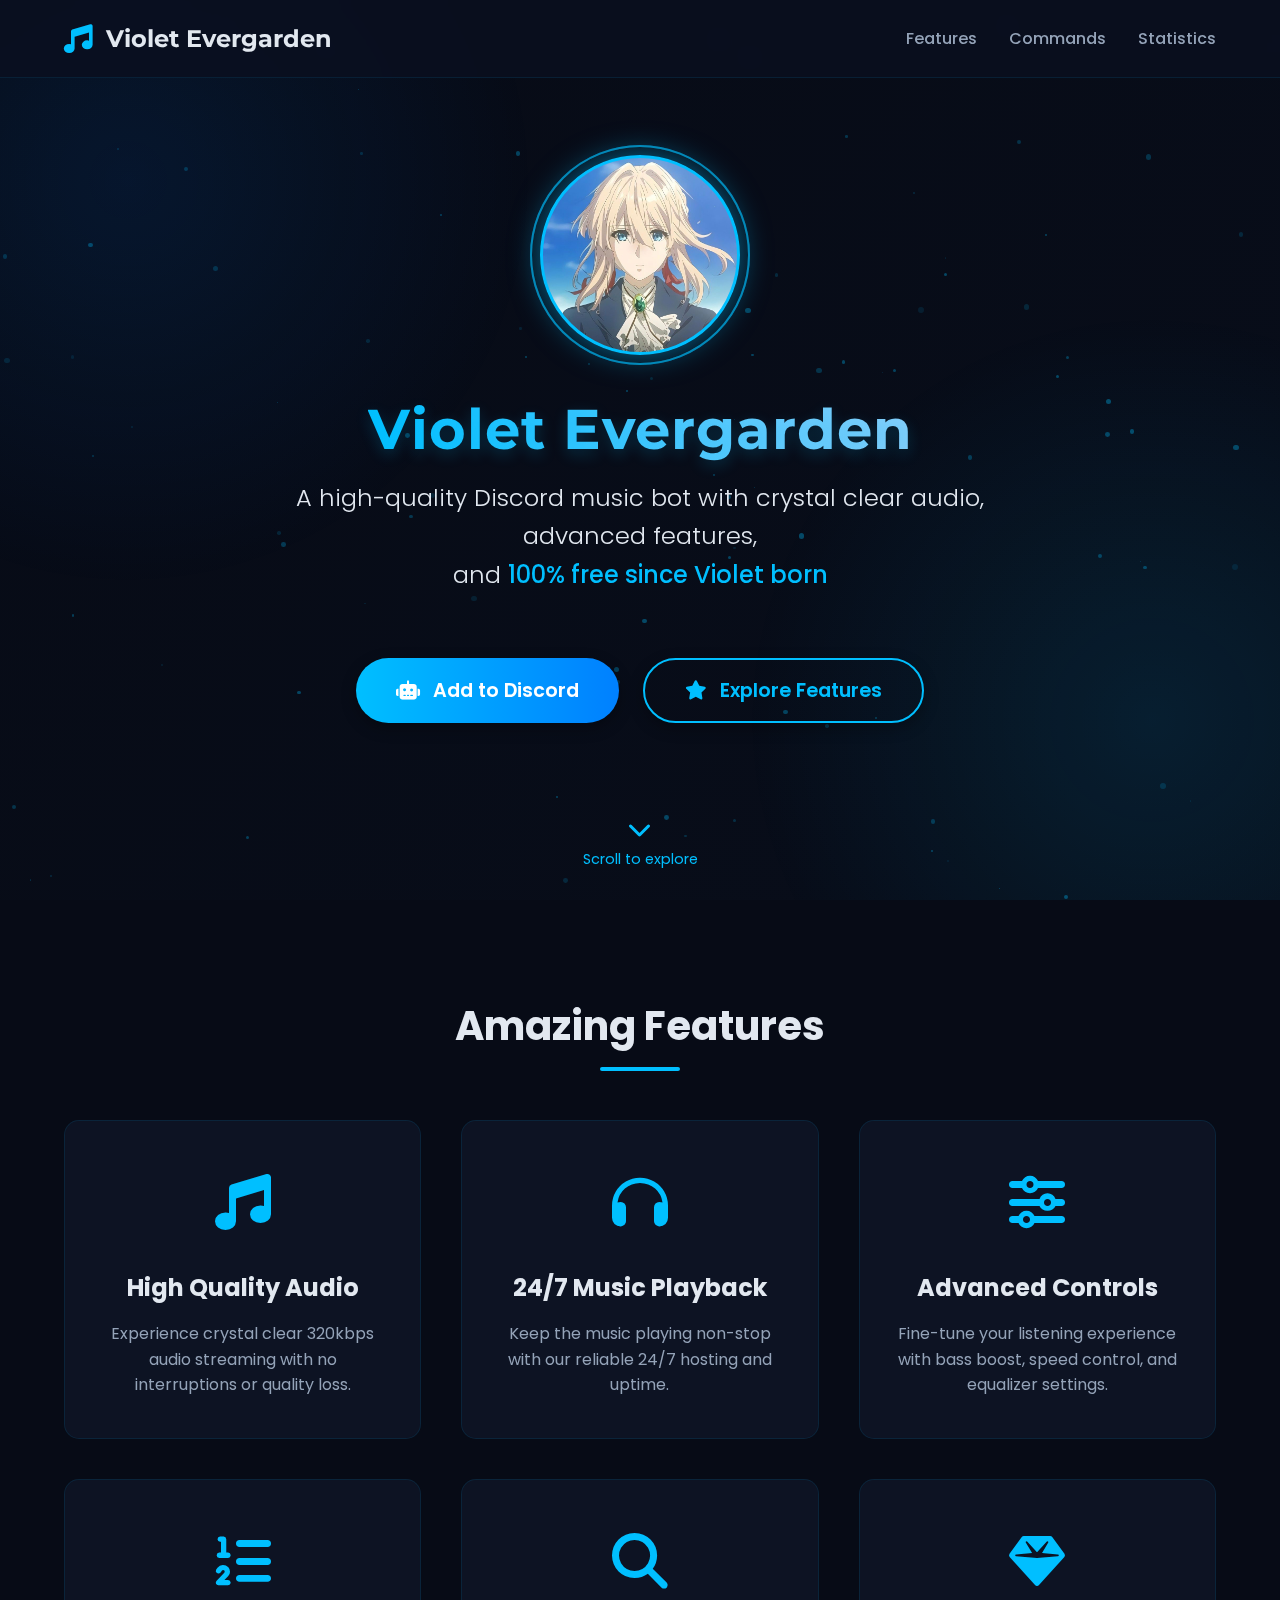
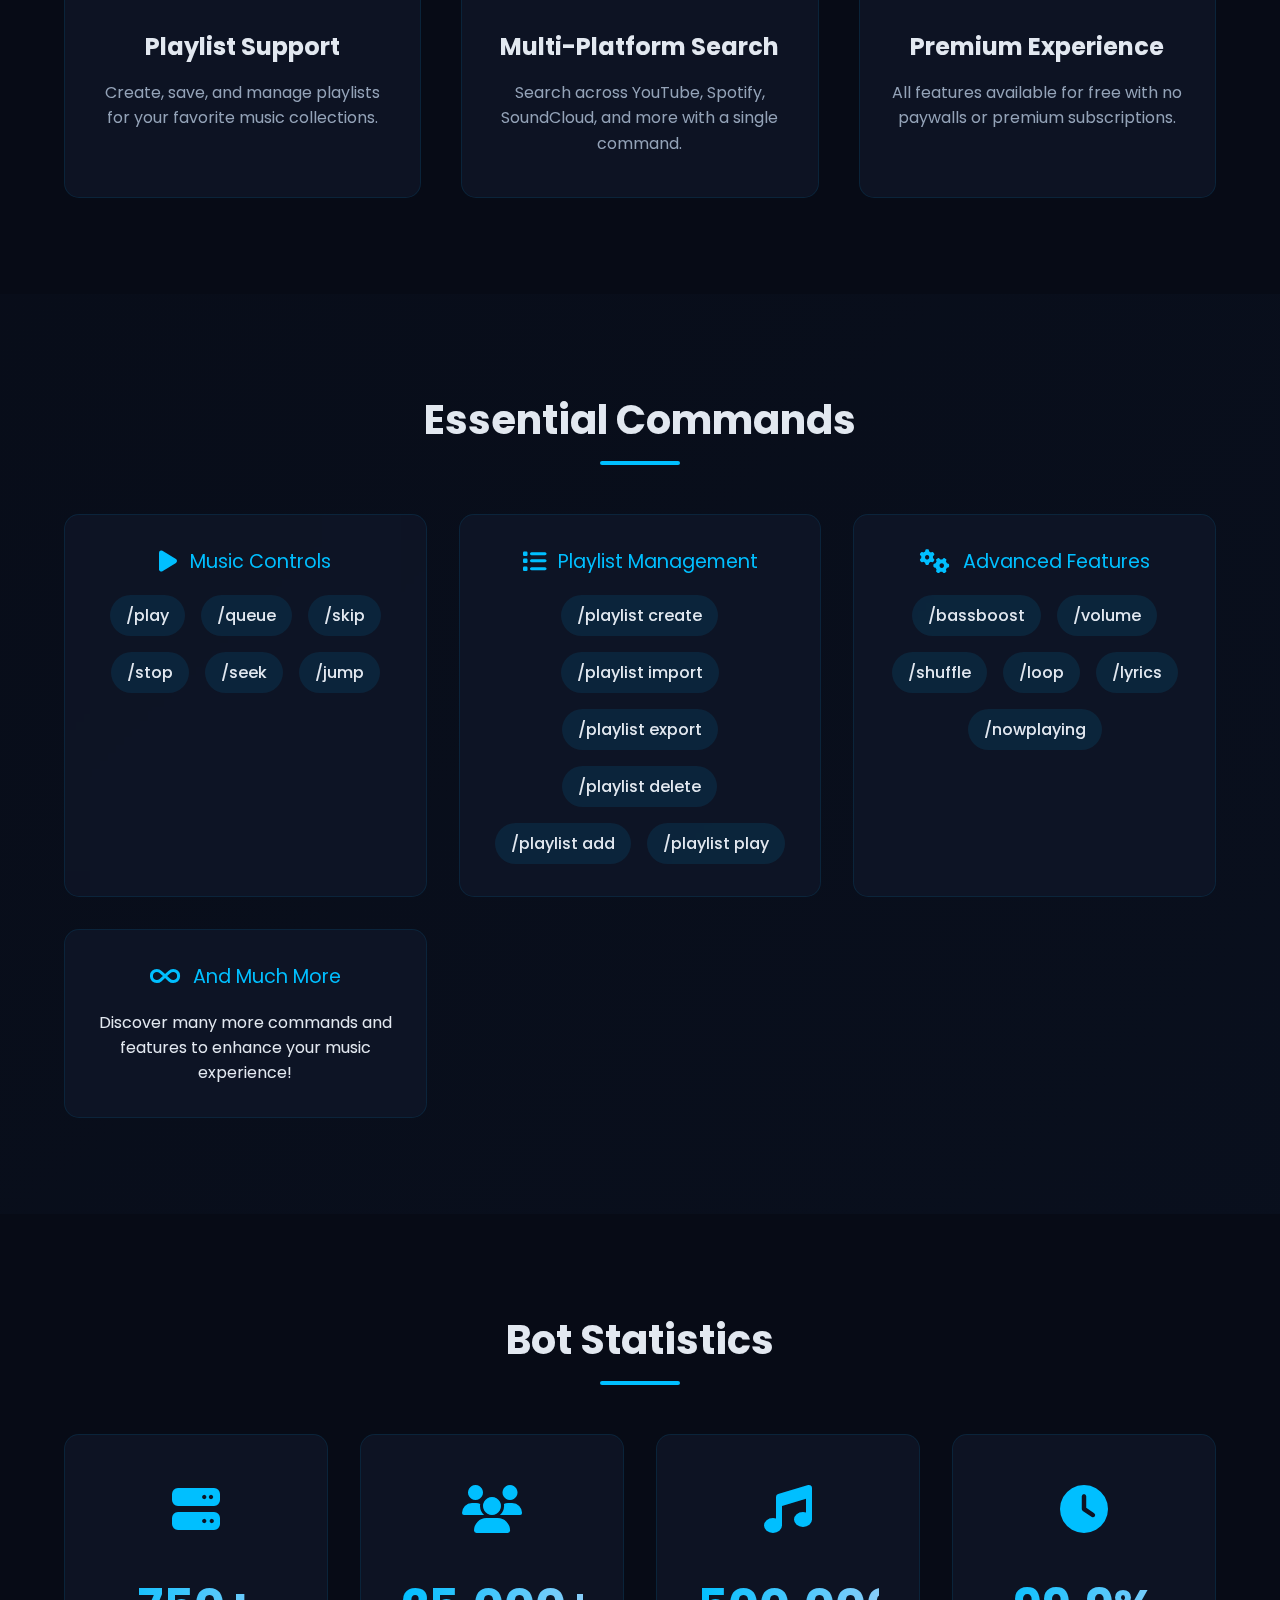
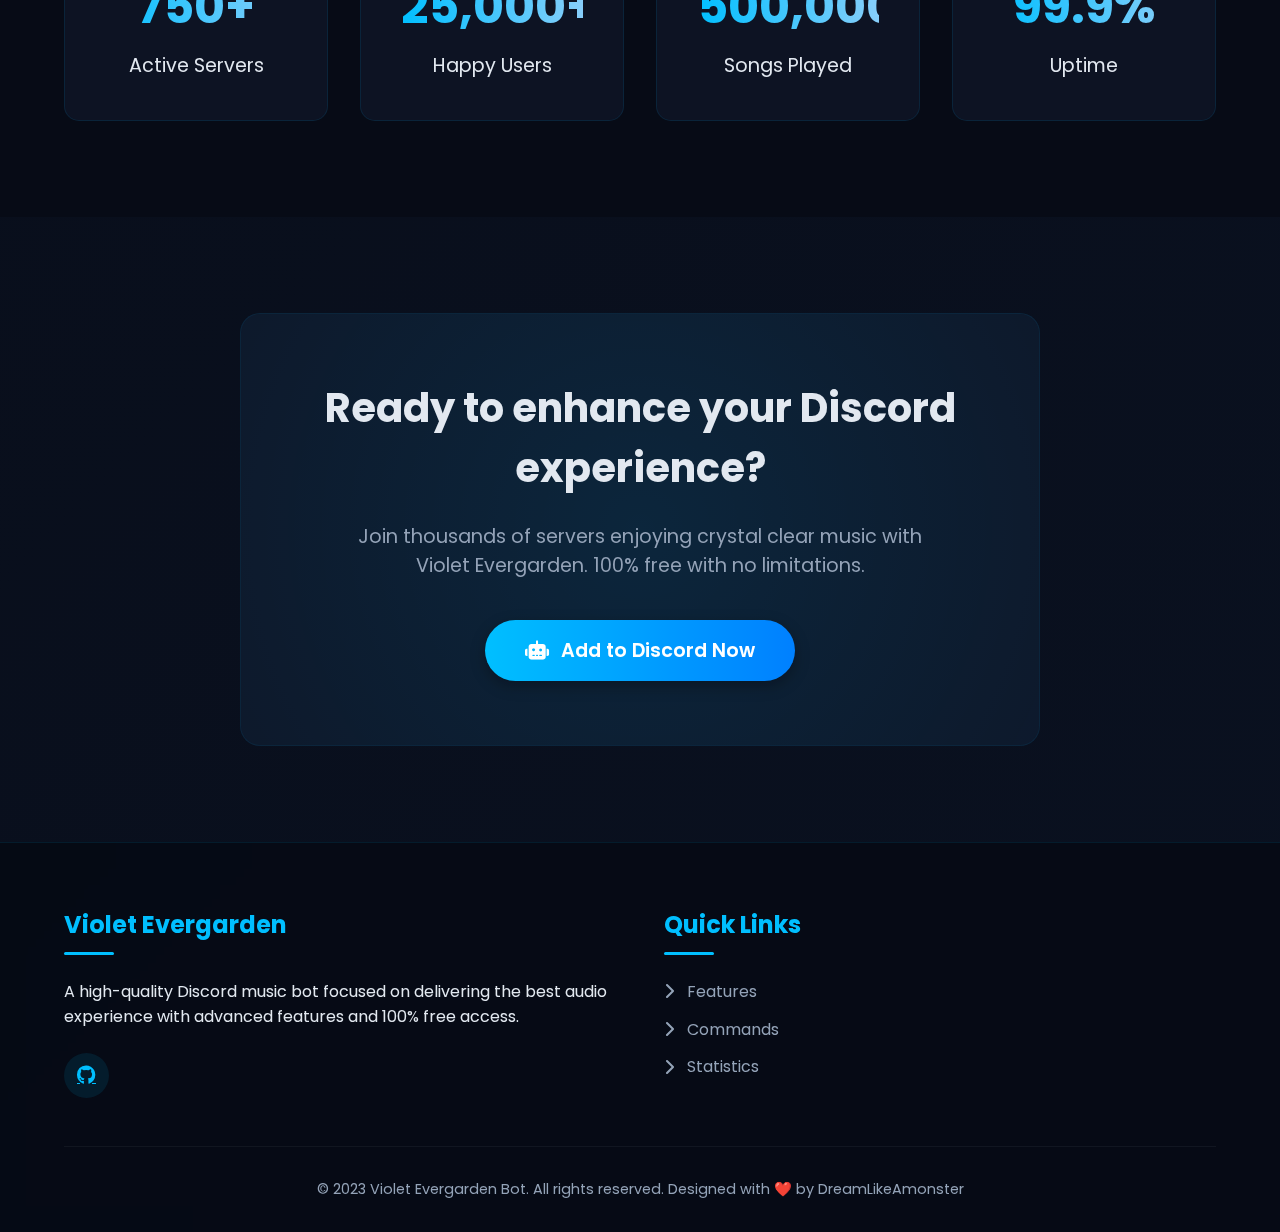
<file: index.html>
<!DOCTYPE html>
<html lang="en">
<head>
    <meta charset="UTF-8">
    <meta name="viewport" content="width=device-width, initial-scale=1.0">
    <title>Violet Evergarden - Discord Music Bot</title>
    <link rel="stylesheet" href="https://cdnjs.cloudflare.com/ajax/libs/font-awesome/6.4.0/css/all.min.css">
    <link href="https://fonts.googleapis.com/css2?family=Poppins:wght@300;400;500;600;700&family=Montserrat:wght@700;800&display=swap" rel="stylesheet">
    <style>
        :root {
            --sky-blue: #00BFFF;
            --deep-blue: #0080FF;
            --light-blue: #87CEFA;
            --dark-blue: #0a1120;
            --darker-blue: #070b16;
            --pink-accent: #FF015B;
            --card-bg: rgba(15, 23, 42, 0.7);
            --text-light: #e2e8f0;
            --text-muted: #94a3b8;
        }
        
        * {
            margin: 0;
            padding: 0;
            box-sizing: border-box;
        }
        
        body {
            font-family: 'Poppins', sans-serif;
            background: linear-gradient(135deg, var(--darker-blue), var(--dark-blue));
            color: var(--text-light);
            min-height: 100vh;
            overflow-x: hidden;
            position: relative;
            scroll-behavior: smooth;
        }
        
        body::before {
            content: '';
            position: fixed;
            top: 0;
            left: 0;
            width: 100%;
            height: 100%;
            background: radial-gradient(circle at 10% 20%, rgba(0, 123, 255, 0.1) 0%, rgba(0, 0, 0, 0) 30%),
                        radial-gradient(circle at 90% 80%, rgba(0, 191, 255, 0.1) 0%, rgba(0, 0, 0, 0) 30%);
            z-index: -2;
        }
        
        .particles {
            position: fixed;
            top: 0;
            left: 0;
            width: 100%;
            height: 100%;
            z-index: -1;
        }
        
        .particle {
            position: absolute;
            background: rgba(0, 191, 255, 0.5);
            border-radius: 50%;
            opacity: 0.7;
        }
        
        nav {
            position: fixed;
            top: 0;
            width: 100%;
            padding: 1.5rem 5%;
            display: flex;
            justify-content: space-between;
            align-items: center;
            z-index: 100;
            background: rgba(10, 15, 31, 0.8);
            backdrop-filter: blur(10px);
            border-bottom: 1px solid rgba(0, 191, 255, 0.1);
        }
        
        .logo {
            display: flex;
            align-items: center;
            gap: 0.8rem;
            font-family: 'Montserrat', sans-serif;
            font-weight: 700;
            font-size: 1.5rem;
            color: var(--text-light);
            text-decoration: none;
        }
        
        .logo i {
            color: var(--sky-blue);
            font-size: 1.8rem;
        }
        
        .nav-links {
            display: flex;
            gap: 2rem;
            align-items: center;
        }
        
        .nav-links a {
            color: var(--text-muted);
            text-decoration: none;
            font-weight: 500;
            transition: all 0.3s ease;
            position: relative;
        }
        
        .nav-links a:hover {
            color: var(--sky-blue);
        }
        
        .nav-links a::after {
            content: '';
            position: absolute;
            bottom: -5px;
            left: 0;
            width: 0;
            height: 2px;
            background: var(--sky-blue);
            transition: width 0.3s ease;
        }
        
        .nav-links a:hover::after {
            width: 100%;
        }
        
        .hero {
            min-height: 100vh;
            display: flex;
            flex-direction: column;
            justify-content: center;
            align-items: center;
            padding: 0 5%;
            text-align: center;
            position: relative;
            overflow: hidden;
        }
        
        .avatar-container {
            position: relative;
            width: 220px;
            height: 220px;
            margin: 0 auto 30px;
            display: flex;
            justify-content: center;
            align-items: center;
        }
        
        .bigavatar {
            width: 200px;
            height: 200px;
            border-radius: 50%;
            border: 3px solid var(--sky-blue);
            box-shadow: 0 0 30px rgba(0, 191, 255, 0.5);
            transition: all 0.3s ease;
            position: relative;
            z-index: 2;
            object-fit: cover;
            background: linear-gradient(135deg, var(--sky-blue), var(--deep-blue));
        }
        
        .bigavatar:hover {
            transform: scale(1.05);
            box-shadow: 0 0 40px rgba(0, 191, 255, 0.8);
        }
        
        .pulse-circle {
            position: absolute;
            width: 100%;
            height: 100%;
            border-radius: 50%;
            border: 2px solid rgba(0, 191, 255, 0.3);
            animation: pulse 3s infinite;
            z-index: 1;
        }
        
        .pulse-circle:nth-child(2) {
            animation-delay: 0.5s;
        }
        
        .pulse-circle:nth-child(3) {
            animation-delay: 1s;
        }
        
        @keyframes pulse {
            0% {
                transform: scale(1);
                opacity: 0.6;
            }
            50% {
                transform: scale(1.1);
                opacity: 0.3;
            }
            100% {
                transform: scale(1);
                opacity: 0.6;
            }
        }
        
        .title {
            font-size: 3.5rem;
            font-weight: 700;
            background: linear-gradient(90deg, var(--sky-blue), var(--light-blue));
            -webkit-background-clip: text;
            -webkit-text-fill-color: transparent;
            background-clip: text;
            margin-bottom: 1rem;
            font-family: 'Montserrat', sans-serif;
            letter-spacing: 1px;
            text-shadow: 0 5px 15px rgba(0, 191, 255, 0.2);
        }
        
        .undertitle {
            font-size: 1.5rem;
            color: var(--text-light);
            max-width: 700px;
            margin: 0 auto 2rem;
            line-height: 1.6;
            font-weight: 300;
        }
        
        .highlight {
            color: var(--sky-blue);
            font-weight: 500;
        }
        
        .buttons {
            display: flex;
            gap: 1.5rem;
            margin: 2rem 0;
            flex-wrap: wrap;
            justify-content: center;
        }
        
        .btn {
            padding: 1rem 2.5rem;
            font-size: 1.2rem;
            font-weight: 600;
            border-radius: 50px;
            text-decoration: none;
            transition: all 0.3s ease;
            display: inline-flex;
            align-items: center;
            gap: 0.8rem;
            box-shadow: 0 5px 15px rgba(0, 0, 0, 0.3);
            z-index: 2;
        }
        
        .btn-primary {
            background: linear-gradient(90deg, var(--sky-blue), var(--deep-blue));
            color: white;
        }
        
        .btn-secondary {
            background: transparent;
            border: 2px solid var(--sky-blue);
            color: var(--sky-blue);
        }
        
        .btn:hover {
            transform: translateY(-5px);
            box-shadow: 0 10px 25px rgba(0, 191, 255, 0.4);
        }
        
        .btn-primary:hover {
            background: linear-gradient(90deg, var(--deep-blue), var(--sky-blue));
        }
        
        .btn-secondary:hover {
            background: rgba(0, 191, 255, 0.1);
        }
        
        .features {
            padding: 6rem 5%;
            background: var(--darker-blue);
        }
        
        .section-title {
            text-align: center;
            font-size: 2.5rem;
            margin-bottom: 4rem;
            position: relative;
        }
        
        .section-title::after {
            content: '';
            position: absolute;
            bottom: -15px;
            left: 50%;
            transform: translateX(-50%);
            width: 80px;
            height: 4px;
            background: var(--sky-blue);
            border-radius: 2px;
        }
        
        .features-grid {
            display: grid;
            grid-template-columns: repeat(auto-fit, minmax(300px, 1fr));
            gap: 2.5rem;
            max-width: 1200px;
            margin: 0 auto;
        }
        
        .feature-card {
            background: var(--card-bg);
            border-radius: 15px;
            padding: 2.5rem 2rem;
            text-align: center;
            transition: all 0.3s ease;
            border: 1px solid rgba(0, 191, 255, 0.1);
            backdrop-filter: blur(10px);
        }
        
        .feature-card:hover {
            transform: translateY(-10px);
            box-shadow: 0 10px 30px rgba(0, 191, 255, 0.2);
            border-color: rgba(0, 191, 255, 0.3);
        }
        
        .feature-icon {
            font-size: 3.5rem;
            margin-bottom: 1.5rem;
            color: var(--sky-blue);
        }
        
        .feature-title {
            font-size: 1.5rem;
            margin-bottom: 1rem;
            color: var(--text-light);
        }
        
        .feature-desc {
            color: var(--text-muted);
            line-height: 1.6;
        }
        
        .commands {
            padding: 6rem 5%;
            position: relative;
            overflow: hidden;
        }
        
        .commands-grid {
            display: grid;
            grid-template-columns: repeat(auto-fit, minmax(280px, 1fr));
            gap: 2rem;
            max-width: 1200px;
            margin: 0 auto;
        }
        
        .command-card {
            background: var(--card-bg);
            border-radius: 15px;
            padding: 2rem;
            border: 1px solid rgba(0, 191, 255, 0.1);
            backdrop-filter: blur(10px);
            transition: all 0.3s ease;
            text-align: center;
        }
        
        .command-card:hover {
            transform: translateY(-5px);
            border-color: rgba(0, 191, 255, 0.3);
        }
        
        .command-name {
            display: flex;
            align-items: center;
            justify-content: center;
            gap: 0.8rem;
            margin-bottom: 1.2rem;
            color: var(--sky-blue);
            font-size: 1.2rem;
        }
        
        .command-name i {
            font-size: 1.5rem;
        }
        
        .command-list {
            display: flex;
            flex-wrap: wrap;
            justify-content: center;
            gap: 1rem;
        }
        
        .command-item {
            background: rgba(0, 191, 255, 0.1);
            padding: 0.5rem 1rem;
            border-radius: 50px;
            font-weight: 500;
            transition: all 0.3s ease;
        }
        
        .command-item:hover {
            background: var(--sky-blue);
            transform: translateY(-3px);
        }
        
        .stats {
            padding: 6rem 5%;
            background: var(--darker-blue);
        }
        
        .stats-grid {
            display: grid;
            grid-template-columns: repeat(auto-fit, minmax(250px, 1fr));
            gap: 2rem;
            max-width: 1200px;
            margin: 0 auto;
        }
        
        .stat-card {
            background: var(--card-bg);
            border-radius: 15px;
            padding: 2.5rem;
            text-align: center;
            border: 1px solid rgba(0, 191, 255, 0.1);
            transition: all 0.3s ease;
        }
        
        .stat-card:hover {
            transform: translateY(-5px);
            border-color: rgba(0, 191, 255, 0.3);
        }
        
        .stat-icon {
            font-size: 3rem;
            margin-bottom: 1.5rem;
            color: var(--sky-blue);
        }
        
        .stat-number {
            font-size: 3rem;
            font-weight: 700;
            margin-bottom: 0.5rem;
            background: linear-gradient(90deg, var(--sky-blue), var(--light-blue));
            -webkit-background-clip: text;
            -webkit-text-fill-color: transparent;
            background-clip: text;
        }
        
        .stat-title {
            font-size: 1.2rem;
            color: var(--text-light);
        }
        
        .cta {
            padding: 6rem 5%;
            text-align: center;
            position: relative;
        }
        
        .cta-content {
            max-width: 800px;
            margin: 0 auto;
            background: var(--card-bg);
            padding: 4rem;
            border-radius: 20px;
            border: 1px solid rgba(0, 191, 255, 0.1);
            backdrop-filter: blur(10px);
            position: relative;
            overflow: hidden;
        }
        
        .cta-content::before {
            content: '';
            position: absolute;
            top: -50%;
            left: -50%;
            width: 200%;
            height: 200%;
            background: radial-gradient(circle, rgba(0, 191, 255, 0.1) 0%, transparent 70%);
            z-index: -1;
            animation: rotate 20s linear infinite;
        }
        
        @keyframes rotate {
            from {
                transform: rotate(0deg);
            }
            to {
                transform: rotate(360deg);
            }
        }
        
        .cta-title {
            font-size: 2.5rem;
            margin-bottom: 1.5rem;
            color: var(--text-light);
        }
        
        .cta-desc {
            font-size: 1.2rem;
            color: var(--text-muted);
            margin-bottom: 2.5rem;
            max-width: 600px;
            margin-left: auto;
            margin-right: auto;
        }
        
        footer {
            background: rgba(5, 10, 20, 0.9);
            padding: 4rem 5% 2rem;
            border-top: 1px solid rgba(0, 191, 255, 0.1);
            backdrop-filter: blur(10px);
        }
        
        .footer-content {
            display: grid;
            grid-template-columns: repeat(auto-fit, minmax(250px, 1fr));
            gap: 3rem;
            max-width: 1200px;
            margin: 0 auto 3rem;
        }
        
        .footer-column h3 {
            font-size: 1.5rem;
            margin-bottom: 1.5rem;
            position: relative;
            padding-bottom: 0.8rem;
            color: var(--sky-blue);
        }
        
        .footer-column h3::after {
            content: '';
            position: absolute;
            bottom: 0;
            left: 0;
            width: 50px;
            height: 3px;
            background: var(--sky-blue);
            border-radius: 2px;
        }
        
        .footer-links {
            display: flex;
            flex-direction: column;
            gap: 0.8rem;
        }
        
        .footer-links a {
            color: var(--text-muted);
            text-decoration: none;
            transition: all 0.3s ease;
            display: flex;
            align-items: center;
            gap: 0.8rem;
        }
        
        .footer-links a:hover {
            color: var(--sky-blue);
            transform: translateX(5px);
        }
        
        .social-links {
            display: flex;
            gap: 1.2rem;
            margin-top: 1.5rem;
        }
        
        .social-links a {
            display: inline-flex;
            align-items: center;
            justify-content: center;
            width: 45px;
            height: 45px;
            border-radius: 50%;
            background: rgba(0, 191, 255, 0.1);
            color: var(--sky-blue);
            font-size: 1.2rem;
            transition: all 0.3s ease;
        }
        
        .social-links a:hover {
            background: var(--sky-blue);
            color: white;
            transform: translateY(-5px);
        }
        
        .copyright {
            text-align: center;
            padding-top: 2rem;
            border-top: 1px solid rgba(255, 255, 255, 0.05);
            color: var(--text-muted);
            font-size: 0.9rem;
        }
        
        .floating {
            animation: floating 3s ease-in-out infinite;
        }
        
        @keyframes floating {
            0% {
                transform: translateY(0);
            }
            50% {
                transform: translateY(-15px);
            }
            100% {
                transform: translateY(0);
            }
        }
        
        .scroll-down {
            position: absolute;
            bottom: 30px;
            left: 50%;
            transform: translateX(-50%);
            display: flex;
            flex-direction: column;
            align-items: center;
            color: var(--sky-blue);
            font-size: 0.9rem;
            animation: bounce 2s infinite;
        }
        
        .scroll-down i {
            font-size: 1.5rem;
            margin-bottom: 0.5rem;
        }
        
        @keyframes bounce {
            0%, 20%, 50%, 80%, 100% {
                transform: translateY(0) translateX(-50%);
            }
            40% {
                transform: translateY(-20px) translateX(-50%);
            }
            60% {
                transform: translateY(-10px) translateX(-50%);
            }
        }
        
        /* Perbaikan untuk navigasi mobile */
        .short-text {
            display: none;
        }
        
        @media (max-width: 768px) {
            .title {
                font-size: 2.5rem;
            }
            
            .undertitle {
                font-size: 1.2rem;
            }
            
            .btn {
                padding: 0.8rem 1.8rem;
                font-size: 1rem;
                width: 100%;
                max-width: 300px;
            }
            
            .avatar-container {
                width: 180px;
                height: 180px;
            }
            
            .bigavatar {
                width: 160px;
                height: 160px;
            }
            
            .section-title {
                font-size: 2rem;
            }
            
            .feature-card, .command-card, .stat-card {
                padding: 1.8rem;
            }
            
            .cta-content {
                padding: 2.5rem;
            }
            
            .cta-title {
                font-size: 2rem;
            }
            
            .nav-links {
                gap: 1.5rem;
            }
            
            .nav-links a {
                font-size: 0.9rem;
            }
        }
        
        @media (max-width: 480px) {
            .title {
                font-size: 2rem;
            }
            
            .nav-links {
                gap: 0.6rem;
            }
            
            .nav-links a {
                font-size: 0.8rem;
            }
            
            .buttons {
                gap: 1rem;
            }
            
            .avatar-container {
                width: 160px;
                height: 160px;
            }
            
            .bigavatar {
                width: 140px;
                height: 140px;
            }
            
            .section-title {
                font-size: 1.8rem;
            }
            
            .cta-content {
                padding: 1.8rem;
            }
            
            .cta-title {
                font-size: 1.8rem;
            }
            
            /* Tampilkan versi pendek untuk mobile */
            .full-text {
                display: none;
            }
            
            .short-text {
                display: inline;
            }
        }
    </style>
</head>
<body>
    <div class="particles" id="particles"></div>
    
    <nav>
        <a href="#" class="logo">
            <i class="fas fa-music"></i>
            Violet Evergarden
        </a>
        <div class="nav-links">
            <a href="#features">Features</a>
            <a href="#commands">Commands</a>
            <a href="#stats">
                <span class="full-text">Statistics</span>
                <span class="short-text">Stats</span>
            </a>
        </div>
    </nav>
    
    <section class="hero">
    <div class="avatar-container">
        <div class="pulse-circle"></div>
        <div class="pulse-circle"></div>
        <div class="pulse-circle"></div>
        <a href="https://discord.com/oauth2/authorize?client_id=1215944876936527922&permissions=8&redirect_uri=https%3A%2F%2Fviobot.github.io%2F%3Finvited%3Dyes&response_type=code&scope=bot+applications.commands">
            <div class="bigavatar" style="background-image: url('images/avatar.png'); background-size: cover; background-position: center;"></div>
        </a>
    </div>
        <h1 class="title">Violet Evergarden</h1>
        <p class="undertitle">A high-quality Discord music bot with crystal clear audio, advanced features,<br>and <span class="highlight">100% free since Violet born</span></p>
        
        <div class="buttons">
            <a href="https://discord.com/oauth2/authorize?client_id=1215944876936527922&permissions=8&redirect_uri=https%3A%2F%2Fviobot.github.io%2F%3Finvited%3Dyes&response_type=code&scope=bot+applications.commands" class="btn btn-primary">
                <i class="fas fa-robot"></i> Add to Discord
            </a>
            <a href="#features" class="btn btn-secondary">
                <i class="fas fa-star"></i> Explore Features
            </a>
        </div>
        
        <div class="scroll-down">
            <i class="fas fa-chevron-down"></i>
            Scroll to explore
        </div>
    </section>
    
    <section class="features" id="features">
        <h2 class="section-title">Amazing Features</h2>
        
        <div class="features-grid">
            <div class="feature-card floating">
                <div class="feature-icon">
                    <i class="fas fa-music"></i>
                </div>
                <h3 class="feature-title">High Quality Audio</h3>
                <p class="feature-desc">Experience crystal clear 320kbps audio streaming with no interruptions or quality loss.</p>
            </div>
            
            <div class="feature-card floating" style="animation-delay: 0.2s">
                <div class="feature-icon">
                    <i class="fas fa-headphones"></i>
                </div>
                <h3 class="feature-title">24/7 Music Playback</h3>
                <p class="feature-desc">Keep the music playing non-stop with our reliable 24/7 hosting and uptime.</p>
            </div>
            
            <div class="feature-card floating" style="animation-delay: 0.4s">
                <div class="feature-icon">
                    <i class="fas fa-sliders-h"></i>
                </div>
                <h3 class="feature-title">Advanced Controls</h3>
                <p class="feature-desc">Fine-tune your listening experience with bass boost, speed control, and equalizer settings.</p>
            </div>
            
            <div class="feature-card floating" style="animation-delay: 0.6s">
                <div class="feature-icon">
                    <i class="fas fa-list-ol"></i>
                </div>
                <h3 class="feature-title">Playlist Support</h3>
                <p class="feature-desc">Create, save, and manage playlists for your favorite music collections.</p>
            </div>
            
            <div class="feature-card floating" style="animation-delay: 0.8s">
                <div class="feature-icon">
                    <i class="fas fa-search"></i>
                </div>
                <h3 class="feature-title">Multi-Platform Search</h3>
                <p class="feature-desc">Search across YouTube, Spotify, SoundCloud, and more with a single command.</p>
            </div>
            
            <div class="feature-card floating" style="animation-delay: 1s">
                <div class="feature-icon">
                    <i class="fas fa-gem"></i>
                </div>
                <h3 class="feature-title">Premium Experience</h3>
                <p class="feature-desc">All features available for free with no paywalls or premium subscriptions.</p>
            </div>
        </div>
    </section>
    
    <section class="commands" id="commands">
        <h2 class="section-title">Essential Commands</h2>
        
        <div class="commands-grid">
            <div class="command-card">
                <div class="command-name">
                    <i class="fas fa-play"></i>
                    <span>Music Controls</span>
                </div>
                <div class="command-list">
                    <div class="command-item">/play</div>
                    <div class="command-item">/queue</div>
                    <div class="command-item">/skip</div>
                    <div class="command-item">/stop</div>
                    <div class="command-item">/seek</div>
                    <div class="command-item">/jump</div>
                </div>
            </div>
            
            <div class="command-card">
                <div class="command-name">
                    <i class="fas fa-list"></i>
                    <span>Playlist Management</span>
                </div>
                <div class="command-list">
                    <div class="command-item">/playlist create</div>
                    <div class="command-item">/playlist import</div>
                    <div class="command-item">/playlist export</div>
                    <div class="command-item">/playlist delete</div>
                    <div class="command-item">/playlist add</div>
                    <div class="command-item">/playlist play</div>
                </div>
            </div>
            
            <div class="command-card">
                <div class="command-name">
                    <i class="fas fa-cogs"></i>
                    <span>Advanced Features</span>
                </div>
                <div class="command-list">
                    <div class="command-item">/bassboost</div>
                    <div class="command-item">/volume</div>
                    <div class="command-item">/shuffle</div>
                    <div class="command-item">/loop</div>
                    <div class="command-item">/lyrics</div>
                    <div class="command-item">/nowplaying</div>
                </div>
            </div>
            
            <div class="command-card">
    <div class="command-name">
        <i class="fas fa-infinity"></i>
        <span>And Much More</span>
    </div>
    <div class="more-features-desc">
        <p>Discover many more commands and features to enhance your music experience!</p>
    </div>
</div>
    </section>
    
    <section class="stats" id="stats">
        <h2 class="section-title">Bot Statistics</h2>
        
        <div class="stats-grid">
            <div class="stat-card">
                <div class="stat-icon">
                    <i class="fas fa-server"></i>
                </div>
                <div class="stat-number" id="serverCount">750+</div>
                <div class="stat-title">Active Servers</div>
            </div>
            
            <div class="stat-card">
                <div class="stat-icon">
                    <i class="fas fa-users"></i>
                </div>
                <div class="stat-number" id="userCount">25,000+</div>
                <div class="stat-title">Happy Users</div>
            </div>
            
            <div class="stat-card">
                <div class="stat-icon">
                    <i class="fas fa-music"></i>
                </div>
                <div class="stat-number" id="songCount">500,000+</div>
                <div class="stat-title">Songs Played</div>
            </div>
            
            <div class="stat-card">
                <div class="stat-icon">
                    <i class="fas fa-clock"></i>
                </div>
                <div class="stat-number">99.9%</div>
                <div class="stat-title">Uptime</div>
            </div>
        </div>
    </section>
    
    <section class="cta">
        <div class="cta-content">
            <h2 class="cta-title">Ready to enhance your Discord experience?</h2>
            <p class="cta-desc">Join thousands of servers enjoying crystal clear music with Violet Evergarden. 100% free with no limitations.</p>
            <a href="https://discord.com/oauth2/authorize?client_id=1215944876936527922&permissions=8&redirect_uri=https%3A%2F%2Fviobot.github.io%2F%3Finvited%3Dyes&response_type=code&scope=bot+applications.commands" class="btn btn-primary">
                <i class="fas fa-robot"></i> Add to Discord Now
            </a>
        </div>
    </section>
    
    <footer>
        <div class="footer-content">
            <div class="footer-column">
                <h3>Violet Evergarden</h3>
                <p>A high-quality Discord music bot focused on delivering the best audio experience with advanced features and 100% free access.</p>
                <div class="social-links">
                    <a href="https://github.com/DreamLikeAmonster" target="_blank">
                        <i class="fab fa-github"></i>
                    </a>
                </div>
            </div>
            
            <div class="footer-column">
                <h3>Quick Links</h3>
                <div class="footer-links">
                    <a href="#features">
                        <i class="fas fa-chevron-right"></i> Features
                    </a>
                    <a href="#commands">
                        <i class="fas fa-chevron-right"></i> Commands
                    </a>
                    <a href="#stats">
                        <i class="fas fa-chevron-right"></i> Statistics
                    </a>
                </div>
            </div>
        </div>
        
        <div class="copyright">
            &copy; 2023 Violet Evergarden Bot. All rights reserved. Designed with ❤️ by DreamLikeAmonster
        </div>
    </footer>
    
    <script>
        function initParticles() {
            const container = document.getElementById('particles');
            const particleCount = 100;
            
            for (let i = 0; i < particleCount; i++) {
                const particle = document.createElement('div');
                particle.classList.add('particle');
                
                const size = Math.random() * 5 + 1;
                const posX = Math.random() * 100;
                const posY = Math.random() * 100;
                const animationDuration = Math.random() * 20 + 10;
                const animationDelay = Math.random() * 5;
                
                particle.style.width = `${size}px`;
                particle.style.height = `${size}px`;
                particle.style.left = `${posX}%`;
                particle.style.top = `${posY}%`;
                particle.style.animation = `float ${animationDuration}s ease-in-out ${animationDelay}s infinite`;
                particle.style.opacity = Math.random() * 0.5 + 0.2;
                
                container.appendChild(particle);
            }
        }
        
        document.addEventListener('DOMContentLoaded', () => {
            initParticles();
            
            document.querySelectorAll('a[href^="#"]').forEach(anchor => {
                anchor.addEventListener('click', function(e) {
                    e.preventDefault();
                    
                    const target = document.querySelector(this.getAttribute('href'));
                    if (target) {
                        window.scrollTo({
                            top: target.offsetTop - 80,
                            behavior: 'smooth'
                        });
                    }
                });
            });
            
            if (window.location.search.includes("invited=yes")) {
                const alert = document.createElement('div');
                alert.style.position = 'fixed';
                alert.style.top = '20px';
                alert.style.right = '20px';
                alert.style.padding = '20px';
                alert.style.background = 'rgba(10, 15, 31, 0.9)';
                alert.style.borderLeft = '4px solid var(--sky-blue)';
                alert.style.borderRadius = '8px';
                alert.style.color = 'white';
                alert.style.zIndex = '1000';
                alert.style.backdropFilter = 'blur(10px)';
                alert.style.boxShadow = '0 5px 15px rgba(0, 0, 0, 0.3)';
                alert.style.display = 'flex';
                alert.style.alignItems = 'center';
                alert.style.gap = '15px';
                alert.style.transform = 'translateX(110%)';
                alert.style.transition = 'transform 0.5s ease';
                
                alert.innerHTML = `
                    <i class="fas fa-check-circle" style="font-size: 24px; color: var(--sky-blue);"></i>
                    <div>
                        <h3 style="margin-bottom: 5px;">Success!</h3>
                        <p>Violet has been added to your server!</p>
                    </div>
                `;
                
                document.body.appendChild(alert);
                
                setTimeout(() => {
                    alert.style.transform = 'translateX(0)';
                }, 100);
                
                setTimeout(() => {
                    alert.style.transform = 'translateX(110%)';
                    setTimeout(() => {
                        document.body.removeChild(alert);
                    }, 500);
                }, 5000);
                
                const cleanURL = window.location.origin + window.location.pathname;
                window.history.replaceState({}, document.title, cleanURL);
            }
            
            const observer = new IntersectionObserver((entries) => {
                entries.forEach(entry => {
                    if (entry.isIntersecting) {
                        animateValue('serverCount', 0, 750, 2000);
                        animateValue('userCount', 0, 25000, 2000);
                        animateValue('songCount', 0, 500000, 2000);
                        observer.disconnect();
                    }
                });
            }, { threshold: 0.5 });
            
            observer.observe(document.querySelector('.stats'));
        });
        
        function animateValue(id, start, end, duration) {
            const element = document.getElementById(id);
            let startTimestamp = null;
            const step = (timestamp) => {
                if (!startTimestamp) startTimestamp = timestamp;
                const progress = Math.min((timestamp - startTimestamp) / duration, 1);
                const value = Math.floor(progress * (end - start) + start);
                element.textContent = value.toLocaleString() + "+";
                if (progress < 1) {
                    window.requestAnimationFrame(step);
                }
            };
            window.requestAnimationFrame(step);
        }
    </script>
</body>

</html>
</file>
